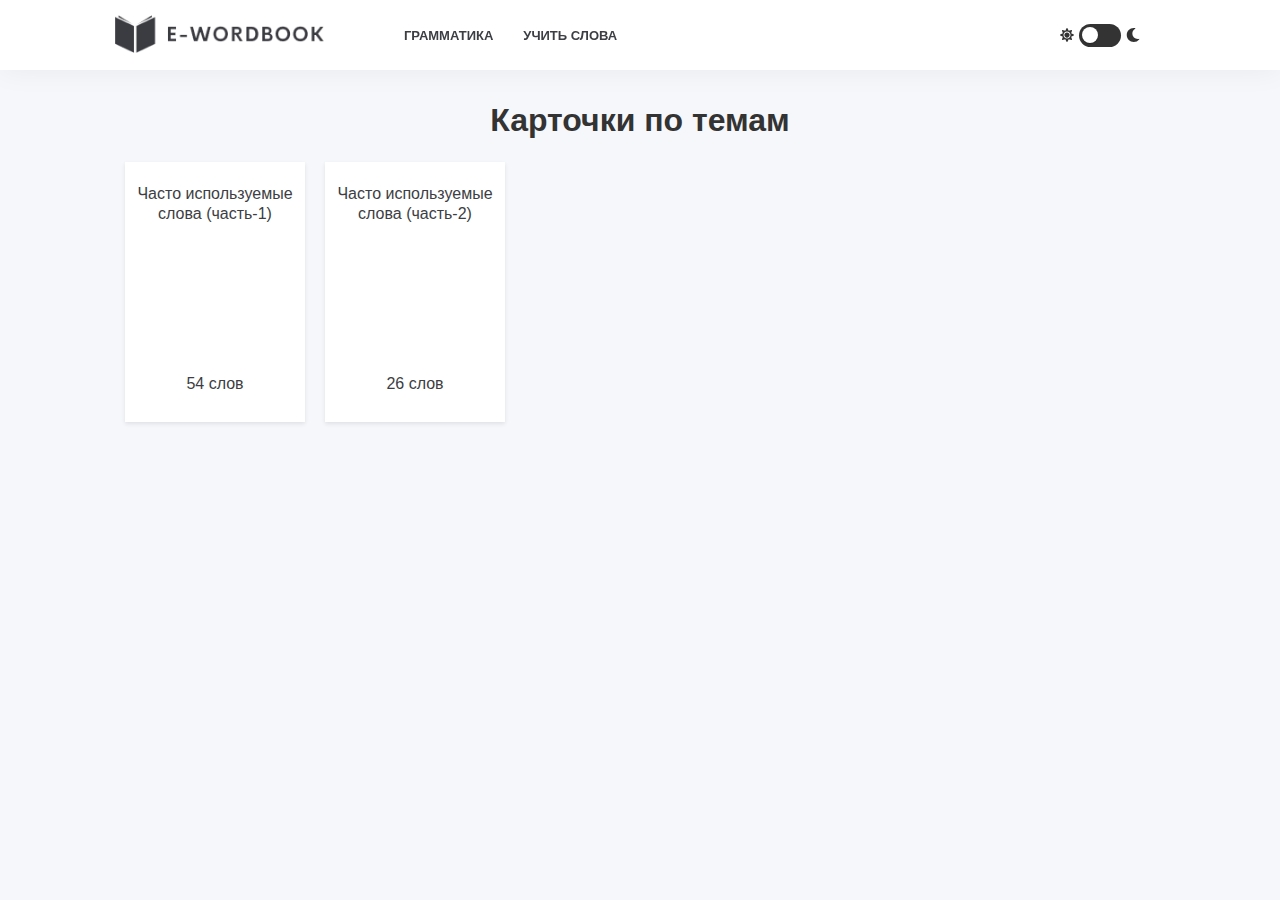
<file: cards.html>
<!DOCTYPE html>
<html lang="ru">
  <head>
    <meta charset="UTF-8" />
    <meta http-equiv="X-UA-Compatible" content="IE=edge" />
    <meta name="viewport" content="width=device-width, initial-scale=1.0" />
    <!-- CSS only -->
    <link rel="stylesheet" href="./css/main.css" />
    <title>Document</title>
  </head>

  <body class="body">
    <header class="header">
      <nav class="header__nav">
        <div class="header__menu">
          <a class="header__logo-link" href="./index.html"> </a>
          <ul class="header__menu-list">
            <li class="header__menu-item">
              <a class="header__menu-link" href="./grammar.html">Грамматика</a>
            </li>
            <li class="header__menu-item">
              <a class="header__menu-link" href="./cards.html">Учить слова</a>
            </li>
          </ul>
        </div>
        <div class="header__menu-icon">
          <ul class="header__list-icon">
            <li class="header__item-icon">
              <div class="theme-switch">
                <svg
                  class="theme-switch__icon"
                  role="img"
                  aria-label="Иконка солнца"
                >
                  <use href="./img/sprite.svg#sun"></use>
                </svg>

                <div class="theme-switch__control">
                  <input
                    class="theme-switch__toggle"
                    type="checkbox"
                    name="theme"
                    id="theme-switch-toggle"
                    aria-label="Переключить между тёмной и светлой темой"
                  />
                  <label
                    aria-hidden="true"
                    class="theme-switch__track"
                    for="theme-switch-toggle"
                  >
                  </label>
                  <div aria-hidden="true" class="theme-switch__marker"></div>
                </div>

                <svg class="theme-switch__icon" aria-label="Иконка луны">
                  <use href="./img/sprite.svg#moon"></use>
                </svg>
              </div>
            </li>
            <li class="header__item-icon header__item-icon--burger">
              <button
                class="header__item-icon-btn btn-burger-js"
                type="button"
              ></button>
            </li>
          </ul>
        </div>
        <ul class="header__menu-mob header-menu-mob header-menu-mob-js">
          <li class="header-menu-mob__item">
            <a class="header-menu-mob__link" href="./cards.html">Учить слова</a>
          </li>
          <li class="header-menu-mob__item">
            <a href="#" class="header-menu-mob__link">Грамматика</a>
          </li>
        </ul>
      </nav>
    </header>

    <main class="main">
      <section class="cards-page">
        <div class="container">
          <h1 class="typography__h1 cards-page__title">Карточки по темам</h1>

          <ul class="cards-page-list">
            <li class="cards-page-list__item">
              <div class="components-cards components-cards--small">
                <a class="components-cards__link" href="./page-cards-1.html">
                  <p class="components-cards__title">
                    Часто используемые слова (часть-1)
                  </p>
                  <p class="components-cards__amount">54 слов</p>
                </a>
              </div>
            </li>
            <li class="cards-page-list__item">
              <div class="components-cards components-cards--small">
                <a class="components-cards__link" href="./page-cards-2.html">
                  <p class="components-cards__title">
                    Часто используемые слова (часть-2)
                  </p>
                  <p class="components-cards__amount">26 слов</p>
                </a>
              </div>
            </li>
          </ul>
        </div>
      </section>
    </main>

    <script type="module" src="./js/index.js"></script>
    <script src="./data/data.js"></script>
  </body>
</html>
</file>
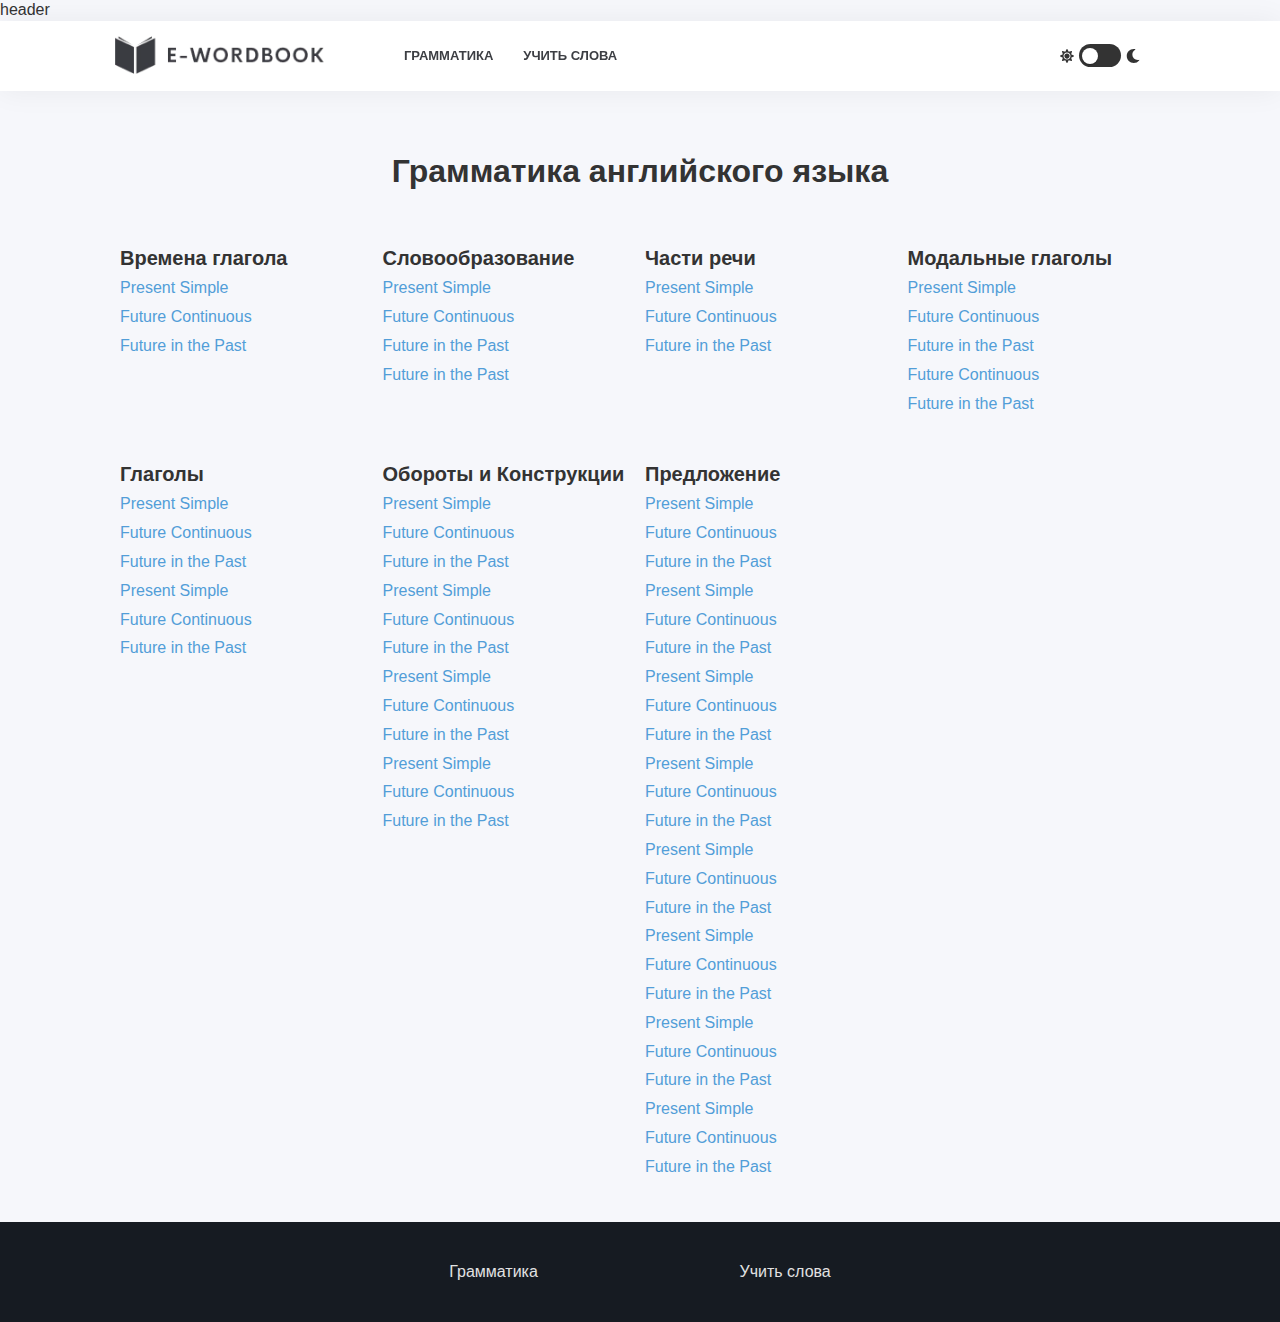
<file: grammar.html>
<!DOCTYPE html>header
<html lang="ru">

<head>
    <meta charset="UTF-8" />
    <meta http-equiv="X-UA-Compatible" content="IE=edge" />
    <meta name="viewport" content="width=device-width, initial-scale=1.0" />
    <!-- CSS only -->
    <link rel="stylesheet" href="./css/main.css" />
    <link rel="shortcut icon" type="favicon/png" href="./img/favicon.png" />
    <title>WORDBOOK</title>
</head>

<body class="body">
    <header class="header">
        <nav class="header__nav">
            <div class="header__menu">
                <a class="header__logo-link" href="./index.html"> </a>
                <ul class="header__menu-list">
                    <li class="header__menu-item">
                        <a class="header__menu-link" href="./grammar.html">Грамматика</a>
                    </li>
                    <li class="header__menu-item">
                        <a class="header__menu-link" href="./cards.html">Учить слова</a>
                    </li>
                </ul>
            </div>
            <div class="header__menu-icon">
                <ul class="header__list-icon">
                    <li class="header__item-icon">
                        <div class="theme-switch">
                            <svg class="theme-switch__icon" role="img" aria-label="Иконка солнца">
                                <use href="./img/sprite.svg#sun"></use>
                            </svg>

                            <div class="theme-switch__control">
                                <input class="theme-switch__toggle" type="checkbox" name="theme"
                                    id="theme-switch-toggle" aria-label="Переключить между тёмной и светлой темой" />
                                <label aria-hidden="true" class="theme-switch__track" for="theme-switch-toggle">
                                </label>
                                <div aria-hidden="true" class="theme-switch__marker"></div>
                            </div>

                            <svg class="theme-switch__icon" aria-label="Иконка луны">
                                <use href="./img/sprite.svg#moon"></use>
                            </svg>
                        </div>
                    </li>
                    <li class="header__item-icon header__item-icon--burger">
                        <button class="header__item-icon-btn  btn-burger-js" type="button"></button>
                    </li>
                </ul>
            </div>
            <ul class="header__menu-mob header-menu-mob header-menu-mob-js">
                <li class="header-menu-mob__item">
                    <a class="header-menu-mob__link" href="./cards.html">Учить слова</a>
                </li>
                <li class="header-menu-mob__item">
                    <a href="#" class="header-menu-mob__link">Грамматика</a>
                </li>
            </ul>
        </nav>
    </header>
    <main class="main">
        <section class="grammar">
            <div class="container">
                <h1 class="grammar__title typography__h1">Грамматика английского языка</h1>
                <ul class="grammar__list-title">
                    <li class="grammar__item-title">
                        <h2 class="grammar__text-title typography__h3">Времена глагола</h2>
                        <ul class="grammar__list-links grammar-list-links">
                            <li class="grammar-list-links__item">
                                <a href="" class="grammar-list-links__link">Present Simple</a>
                            </li>
                            <li class="grammar-list-links__item">
                                <a href="" class="grammar-list-links__link">Future Continuous</a>
                            </li>
                            <li class="grammar-list-links__item">
                                <a href="" class="grammar-list-links__link">Future in the Past</a>
                            </li>
                        </ul>
                    </li>
                    <li class="grammar__item-title">
                        <h2 class="grammar__text-title typography__h3">Словообразование</h2>
                        <ul class="grammar__list-links grammar-list-links">
                            <li class="grammar-list-links__item">
                                <a href="" class="grammar-list-links__link">Present Simple</a>
                            </li>
                            <li class="grammar-list-links__item">
                                <a href="" class="grammar-list-links__link">Future Continuous</a>
                            </li>
                            <li class="grammar-list-links__item">
                                <a href="" class="grammar-list-links__link">Future in the Past</a>
                            </li>
                            <li class="grammar-list-links__item">
                                <a href="" class="grammar-list-links__link">Future in the Past</a>
                            </li>
                        </ul>
                    </li>
                    <li class="grammar__item-title">
                        <h2 class="grammar__text-title typography__h3">Части речи</h2>
                        <ul class="grammar__list-links grammar-list-links">
                            <li class="grammar-list-links__item">
                                <a href="" class="grammar-list-links__link">Present Simple</a>
                            </li>
                            <li class="grammar-list-links__item">
                                <a href="" class="grammar-list-links__link">Future Continuous</a>
                            </li>
                            <li class="grammar-list-links__item">
                                <a href="" class="grammar-list-links__link">Future in the Past</a>
                            </li>
                        </ul>
                    </li>
                    <li class="grammar__item-title">
                        <h2 class="grammar__text-title typography__h3">Модальные глаголы</h2>
                        <ul class="grammar__list-links grammar-list-links">
                            <li class="grammar-list-links__item">
                                <a href="" class="grammar-list-links__link">Present Simple</a>
                            </li>
                            <li class="grammar-list-links__item">
                                <a href="" class="grammar-list-links__link">Future Continuous</a>
                            </li>
                            <li class="grammar-list-links__item">
                                <a href="" class="grammar-list-links__link">Future in the Past</a>
                            </li>
                            <li class="grammar-list-links__item">
                                <a href="" class="grammar-list-links__link">Future Continuous</a>
                            </li>
                            <li class="grammar-list-links__item">
                                <a href="" class="grammar-list-links__link">Future in the Past</a>
                            </li>
                        </ul>
                    </li>
                    <li class="grammar__item-title">
                        <h2 class="grammar__text-title typography__h3">Глаголы</h2>
                        <ul class="grammar__list-links grammar-list-links">
                            <li class="grammar-list-links__item">
                                <a href="" class="grammar-list-links__link">Present Simple</a>
                            </li>
                            <li class="grammar-list-links__item">
                                <a href="" class="grammar-list-links__link">Future Continuous</a>
                            </li>
                            <li class="grammar-list-links__item">
                                <a href="" class="grammar-list-links__link">Future in the Past</a>
                            </li>
                            <li class="grammar-list-links__item">
                                <a href="" class="grammar-list-links__link">Present Simple</a>
                            </li>
                            <li class="grammar-list-links__item">
                                <a href="" class="grammar-list-links__link">Future Continuous</a>
                            </li>
                            <li class="grammar-list-links__item">
                                <a href="" class="grammar-list-links__link">Future in the Past</a>
                            </li>
                        </ul>
                    </li>
                    <li class="grammar__item-title">
                        <h2 class="grammar__text-title typography__h3">Обороты и Конструкции</h2>
                        <ul class="grammar__list-links grammar-list-links">
                            <li class="grammar-list-links__item">
                                <a href="" class="grammar-list-links__link">Present Simple</a>
                            </li>
                            <li class="grammar-list-links__item">
                                <a href="" class="grammar-list-links__link">Future Continuous</a>
                            </li>
                            <li class="grammar-list-links__item">
                                <a href="" class="grammar-list-links__link">Future in the Past</a>
                            </li>
                            <li class="grammar-list-links__item">
                                <a href="" class="grammar-list-links__link">Present Simple</a>
                            </li>
                            <li class="grammar-list-links__item">
                                <a href="" class="grammar-list-links__link">Future Continuous</a>
                            </li>
                            <li class="grammar-list-links__item">
                                <a href="" class="grammar-list-links__link">Future in the Past</a>
                            </li>
                            <li class="grammar-list-links__item">
                                <a href="" class="grammar-list-links__link">Present Simple</a>
                            </li>
                            <li class="grammar-list-links__item">
                                <a href="" class="grammar-list-links__link">Future Continuous</a>
                            </li>
                            <li class="grammar-list-links__item">
                                <a href="" class="grammar-list-links__link">Future in the Past</a>
                            </li>
                            <li class="grammar-list-links__item">
                                <a href="" class="grammar-list-links__link">Present Simple</a>
                            </li>
                            <li class="grammar-list-links__item">
                                <a href="" class="grammar-list-links__link">Future Continuous</a>
                            </li>
                            <li class="grammar-list-links__item">
                                <a href="" class="grammar-list-links__link">Future in the Past</a>
                            </li>
                        </ul>

                    </li>
                    <li class="grammar__item-title">
                        <h2 class="grammar__text-title typography__h3">Предложение</h2>
                        <ul class="grammar__list-links grammar-list-links">
                            <li class="grammar-list-links__item">
                                <a href="" class="grammar-list-links__link">Present Simple</a>
                            </li>
                            <li class="grammar-list-links__item">
                                <a href="" class="grammar-list-links__link">Future Continuous</a>
                            </li>
                            <li class="grammar-list-links__item">
                                <a href="" class="grammar-list-links__link">Future in the Past</a>
                            </li>
                            <li class="grammar-list-links__item">
                                <a href="" class="grammar-list-links__link">Present Simple</a>
                            </li>
                            <li class="grammar-list-links__item">
                                <a href="" class="grammar-list-links__link">Future Continuous</a>
                            </li>
                            <li class="grammar-list-links__item">
                                <a href="" class="grammar-list-links__link">Future in the Past</a>
                            </li>
                            <li class="grammar-list-links__item">
                                <a href="" class="grammar-list-links__link">Present Simple</a>
                            </li>
                            <li class="grammar-list-links__item">
                                <a href="" class="grammar-list-links__link">Future Continuous</a>
                            </li>
                            <li class="grammar-list-links__item">
                                <a href="" class="grammar-list-links__link">Future in the Past</a>
                            </li>
                            <li class="grammar-list-links__item">
                                <a href="" class="grammar-list-links__link">Present Simple</a>
                            </li>
                            <li class="grammar-list-links__item">
                                <a href="" class="grammar-list-links__link">Future Continuous</a>
                            </li>
                            <li class="grammar-list-links__item">
                                <a href="" class="grammar-list-links__link">Future in the Past</a>
                            </li>
                        </ul>
                        <ul class="grammar__list-links grammar-list-links">
                            <li class="grammar-list-links__item">
                                <a href="" class="grammar-list-links__link">Present Simple</a>
                            </li>
                            <li class="grammar-list-links__item">
                                <a href="" class="grammar-list-links__link">Future Continuous</a>
                            </li>
                            <li class="grammar-list-links__item">
                                <a href="" class="grammar-list-links__link">Future in the Past</a>
                            </li>
                            <li class="grammar-list-links__item">
                                <a href="" class="grammar-list-links__link">Present Simple</a>
                            </li>
                            <li class="grammar-list-links__item">
                                <a href="" class="grammar-list-links__link">Future Continuous</a>
                            </li>
                            <li class="grammar-list-links__item">
                                <a href="" class="grammar-list-links__link">Future in the Past</a>
                            </li>
                            <li class="grammar-list-links__item">
                                <a href="" class="grammar-list-links__link">Present Simple</a>
                            </li>
                            <li class="grammar-list-links__item">
                                <a href="" class="grammar-list-links__link">Future Continuous</a>
                            </li>
                            <li class="grammar-list-links__item">
                                <a href="" class="grammar-list-links__link">Future in the Past</a>
                            </li>
                            <li class="grammar-list-links__item">
                                <a href="" class="grammar-list-links__link">Present Simple</a>
                            </li>
                            <li class="grammar-list-links__item">
                                <a href="" class="grammar-list-links__link">Future Continuous</a>
                            </li>
                            <li class="grammar-list-links__item">
                                <a href="" class="grammar-list-links__link">Future in the Past</a>
                            </li>
                        </ul>
                    </li>
                </ul>
            </div>
        </section>



    </main>

    <footer>
        <div class="footer">
            <div class="footer__container">

                <ul class="footer__list footer-list">
                    <li class="footer-list__item">
                        <a class="footer-list__link" href="">Грамматика</a>
                    </li>

                    <li class="footer-list__item">
                        <a class="footer-list__link" href="./cards.html">Учить слова</a>
                    </li>
                </ul>
            </div>
    </footer>

    <script type="module" src="./js/index.js"></script>
</body>

</html>
</file>
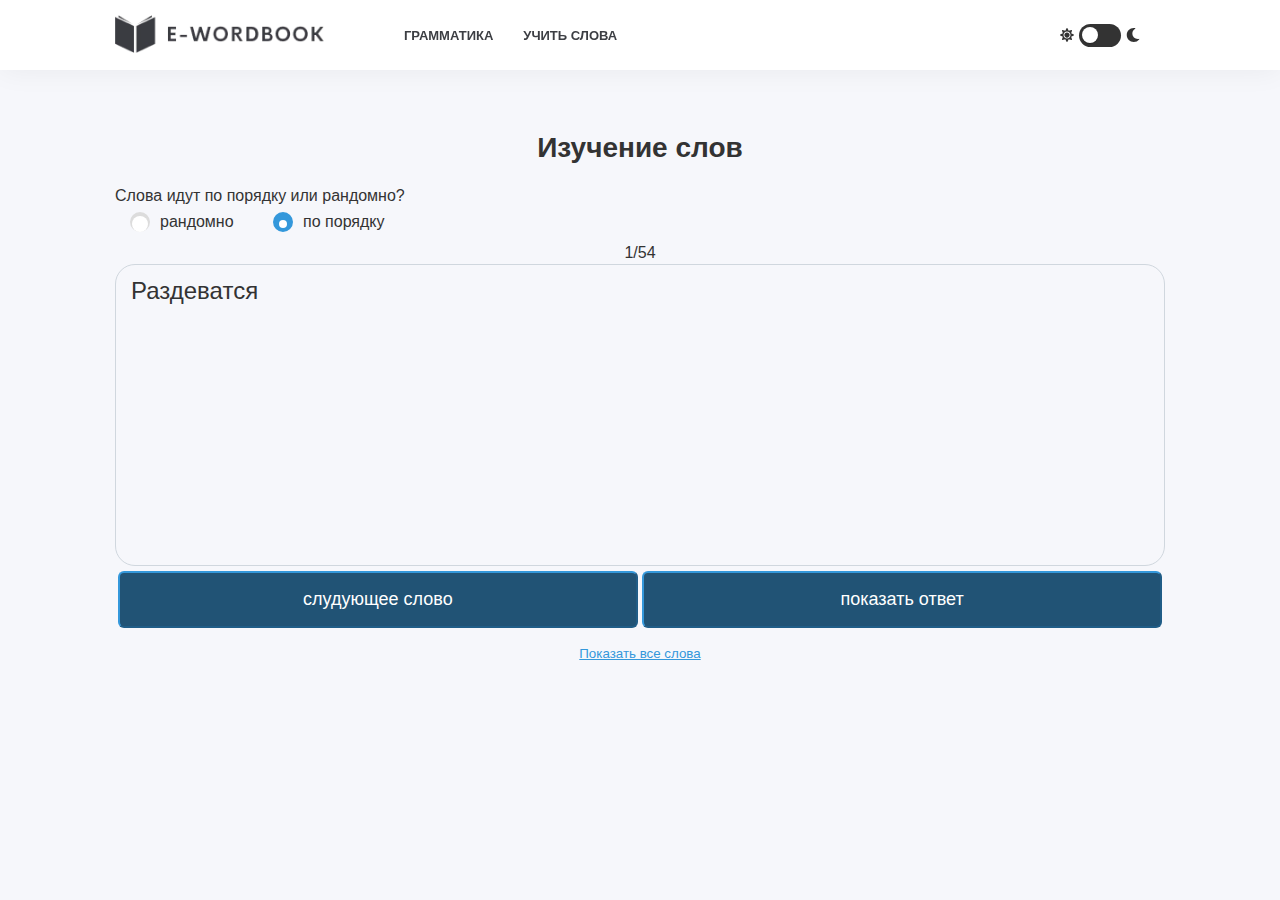
<file: page-cards-1.html>
<!DOCTYPE html>
<html lang="ru">
  <head>
    <meta charset="UTF-8" />
    <meta http-equiv="X-UA-Compatible" content="IE=edge" />
    <meta name="viewport" content="width=device-width, initial-scale=1.0" />
    <!-- CSS only -->
    <link rel="stylesheet" href="./css/main.css" />
    <link rel="shortcut icon" type="favicon/png" href="./img/favicon.png" />
    <title>E-WORDBOOK</title>
  </head>

  <body class="body">
    <header class="header">
      <nav class="header__nav">
        <div class="header__menu">
          <a class="header__logo-link" href="./index.html"> </a>
          <ul class="header__menu-list">
            <li class="header__menu-item">
              <a class="header__menu-link" href="./grammar.html">Грамматика</a>
            </li>
            <li class="header__menu-item">
              <a class="header__menu-link" href="./cards.html">Учить слова</a>
            </li>
          </ul>
        </div>
        <div class="header__menu-icon">
          <ul class="header__list-icon">
            <li class="header__item-icon">
              <div class="theme-switch">
                <svg
                  class="theme-switch__icon"
                  role="img"
                  aria-label="Иконка солнца"
                >
                  <use href="./img/sprite.svg#sun"></use>
                </svg>

                <div class="theme-switch__control">
                  <input
                    class="theme-switch__toggle"
                    type="checkbox"
                    name="theme"
                    id="theme-switch-toggle"
                    aria-label="Переключить между тёмной и светлой темой"
                  />
                  <label
                    aria-hidden="true"
                    class="theme-switch__track"
                    for="theme-switch-toggle"
                  >
                  </label>
                  <div aria-hidden="true" class="theme-switch__marker"></div>
                </div>

                <svg class="theme-switch__icon" aria-label="Иконка луны">
                  <use href="./img/sprite.svg#moon"></use>
                </svg>
              </div>
            </li>
            <li class="header__item-icon header__item-icon--burger">
              <button
                class="header__item-icon-btn btn-burger-js"
                type="button"
              ></button>
            </li>
          </ul>
        </div>
        <ul class="header__menu-mob header-menu-mob header-menu-mob-js">
          <li class="header-menu-mob__item">
            <a class="header-menu-mob__link" href="./cards.html">Учить слова</a>
          </li>
          <li class="header-menu-mob__item">
            <a href="#" class="header-menu-mob__link">Грамматика</a>
          </li>
        </ul>
      </nav>
    </header>

    <main class="main">
      <section class="words-page">
        <div class="container">
          <div class="components-training__wrapper">
            <h1 class="components-training__title typography__h2">
              Изучение слов
            </h1>
            <p class="components-training__subtitle">
              Слова идут по порядку или рандомно?
            </p>
            <form class="components-training__form">
              <div class="components-training__input-wrapper">
                <input
                  class="components-training__input components-training__input--first"
                  id="random"
                  type="radio"
                  name="question"
                  value="random"
                />
                <label class="components-training__label" for="random">
                  рандомно
                </label>
              </div>
              <div class="components-training__input-wrapper">
                <input
                  class="components-training__input components-training__input--second"
                  type="radio"
                  name="question"
                  value="in-order"
                  id="in-order"
                  checked
                />
                <label class="components-training__label" for="in-order">
                  по порядку
                </label>
              </div>
            </form>
            <p class="components-training__word-count word-count-js">1/20</p>
            <div class="components-training__screen-wrapper">
              <div class="components-training__screen screen-js"></div>
              <div class="components-training__screen screen2-js"></div>
            </div>
            <div class="components__buttons components-training__btns">
              <button
                class="components__button components__button--training button btn-next-word-js"
              >
                слудующее слово
              </button>
              <button
                disabled
                class="components__button components__button--training btn-show-answer-js"
              >
                показать ответ
              </button>
              <button
                class="components__button components__button--show-words show-all-words-js"
                type="button"
              >
                Показать все слова
              </button>
            </div>
            <ul
              class="components-training__list-all-words list-all-words-js"
            ></ul>
          </div>
        </div>
      </section>
    </main>

    <script src="./data/data.js"></script>
    <script type="module" src="./js/index.js"></script>
    <script type="module" src="./js/words.js"></script>
  </body>
</html>
</file>
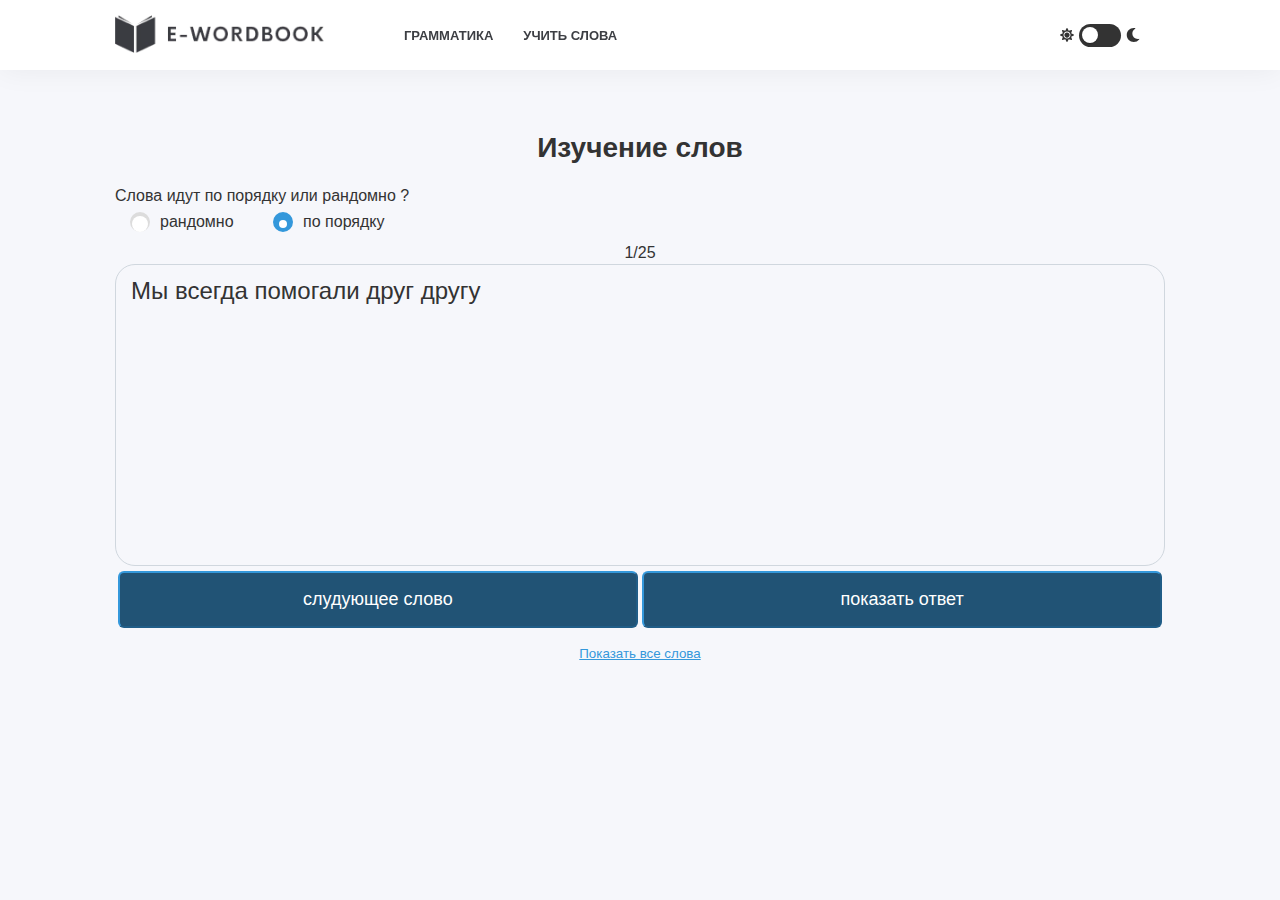
<file: page-cards-2.html>
<!DOCTYPE html>
<html lang="ru">
  <head>
    <meta charset="UTF-8" />
    <meta http-equiv="X-UA-Compatible" content="IE=edge" />
    <meta name="viewport" content="width=device-width, initial-scale=1.0" />
    <!-- CSS only -->
    <link rel="stylesheet" href="./css/main.css" />
    <link rel="shortcut icon" type="favicon/png" href="./img/favicon.png" />
    <title>E-WORDBOOK</title>
  </head>

  <body class="body">
    <header class="header">
      <nav class="header__nav">
        <div class="header__menu">
          <a class="header__logo-link" href="./index.html"> </a>
          <ul class="header__menu-list">
            <li class="header__menu-item">
              <a class="header__menu-link" href="./grammar.html">Грамматика</a>
            </li>
            <li class="header__menu-item">
              <a class="header__menu-link" href="./cards.html">Учить слова</a>
            </li>
          </ul>
        </div>
        <div class="header__menu-icon">
          <ul class="header__list-icon">
            <li class="header__item-icon">
              <div class="theme-switch">
                <svg
                  class="theme-switch__icon"
                  role="img"
                  aria-label="Иконка солнца"
                >
                  <use href="./img/sprite.svg#sun"></use>
                </svg>

                <div class="theme-switch__control">
                  <input
                    class="theme-switch__toggle"
                    type="checkbox"
                    name="theme"
                    id="theme-switch-toggle"
                    aria-label="Переключить между тёмной и светлой темой"
                  />
                  <label
                    aria-hidden="true"
                    class="theme-switch__track"
                    for="theme-switch-toggle"
                  >
                  </label>
                  <div aria-hidden="true" class="theme-switch__marker"></div>
                </div>

                <svg class="theme-switch__icon" aria-label="Иконка луны">
                  <use href="./img/sprite.svg#moon"></use>
                </svg>
              </div>
            </li>
            <li class="header__item-icon header__item-icon--burger">
              <button
                class="header__item-icon-btn btn-burger-js"
                type="button"
              ></button>
            </li>
          </ul>
        </div>
        <ul class="header__menu-mob header-menu-mob header-menu-mob-js">
          <li class="header-menu-mob__item">
            <a class="header-menu-mob__link" href="./cards.html">Учить слова</a>
          </li>
          <li class="header-menu-mob__item">
            <a href="#" class="header-menu-mob__link">Грамматика</a>
          </li>
        </ul>
      </nav>
    </header>

    <main class="main">
      <section class="words-page">
        <div class="container">
          <div class="components-training__wrapper">
            <h1 class="components-training__title typography__h2">
              Изучение слов
            </h1>
            <p class="components-training__subtitle">
              Слова идут по порядку или рандомно ?
            </p>
            <form class="components-training__form">
              <div class="components-training__input-wrapper">
                <input
                  class="components-training__input components-training__input--first"
                  id="random"
                  type="radio"
                  name="question"
                  value="random"
                />
                <label class="components-training__label" for="random">
                  рандомно
                </label>
              </div>
              <div class="components-training__input-wrapper">
                <input
                  class="components-training__input components-training__input--second"
                  type="radio"
                  name="question"
                  value="in-order"
                  id="in-order"
                  checked
                />
                <label class="components-training__label" for="in-order">
                  по порядку
                </label>
              </div>
            </form>
            <p class="components-training__word-count word-count-js">1/20</p>
            <div class="components-training__screen-wrapper">
              <div class="components-training__screen screen-js"></div>
              <div class="components-training__screen screen2-js"></div>
            </div>
            <div class="components__buttons components-training__btns">
              <button
                class="components__button components__button--training button btn-next-word-js"
              >
                слудующее слово
              </button>
              <button
                disabled
                class="components__button components__button--training btn-show-answer-js"
              >
                показать ответ
              </button>
              <button
                class="components__button components__button--show-words show-all-words-js"
                type="button"
              >
                Показать все слова
              </button>
            </div>
            <ul
              class="components-training__list-all-words list-all-words-js"
            ></ul>
          </div>
        </div>
      </section>
    </main>

    <script src="./data/data.js"></script>
    <script type="module" src="./js/index.js"></script>
    <script type="module" src="./js/words.js"></script>
  </body>
</html>
</file>
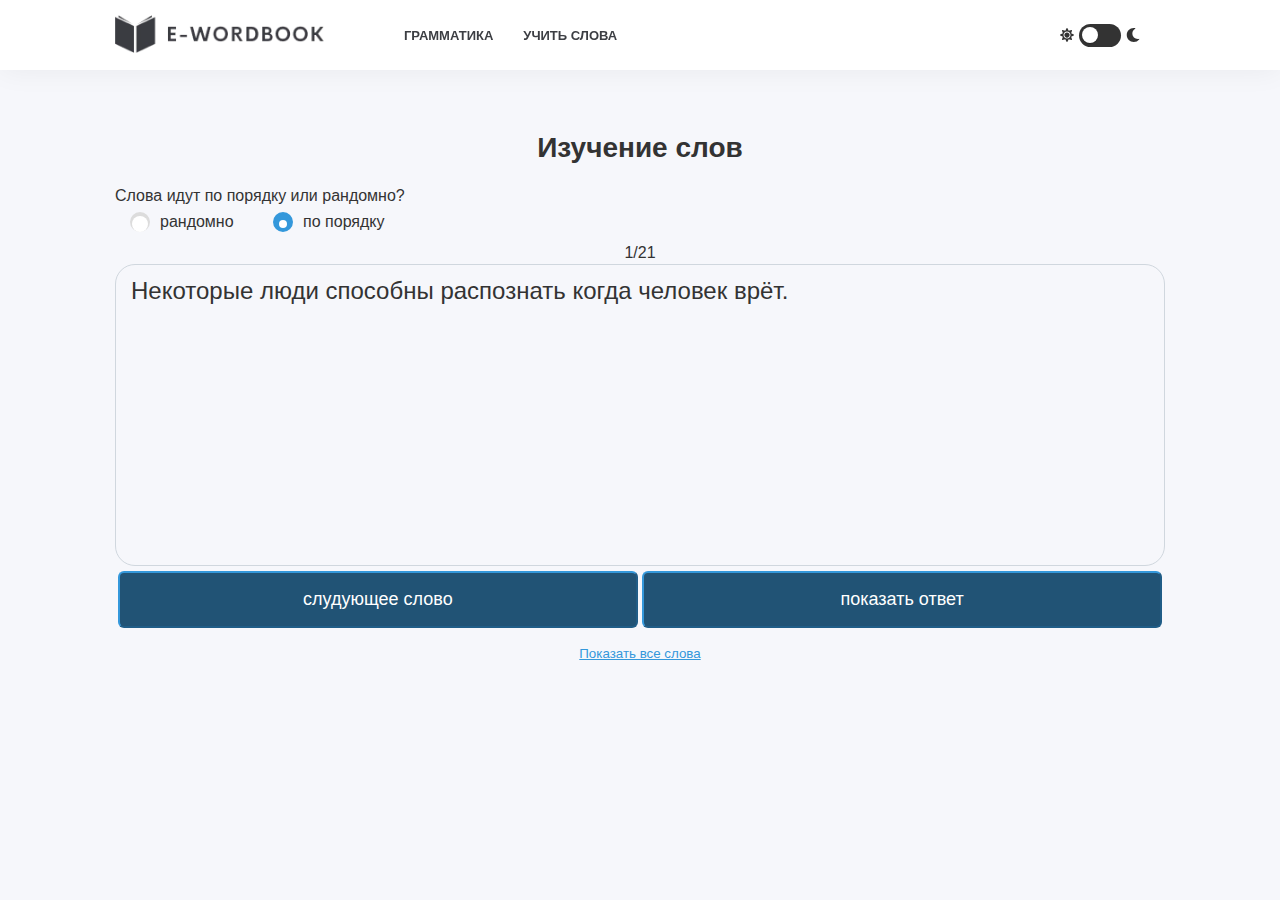
<file: page-cards-3.html>
<!DOCTYPE html>
<html lang="ru">
<head>
    <meta charset="UTF-8" />
    <meta http-equiv="X-UA-Compatible" content="IE=edge" />
    <meta name="viewport" content="width=device-width, initial-scale=1.0" />
    <!-- CSS only -->
    <link rel="stylesheet" href="./css/main.css" />
    <link rel="shortcut icon" type="favicon/png" href="./img/favicon.png" />
    <title>E-WORDBOOK</title>
</head>

<body class="body">
<header class="header">
    <nav class="header__nav">
        <div class="header__menu">
            <a class="header__logo-link" href="./index.html"> </a>
            <ul class="header__menu-list">
                <li class="header__menu-item">
                    <a class="header__menu-link" href="./grammar.html">Грамматика</a>
                </li>
                <li class="header__menu-item">
                    <a class="header__menu-link" href="./cards.html">Учить слова</a>
                </li>
            </ul>
        </div>
        <div class="header__menu-icon">
            <ul class="header__list-icon">
                <li class="header__item-icon">
                    <div class="theme-switch">
                        <svg
                                class="theme-switch__icon"
                                role="img"
                                aria-label="Иконка солнца"
                        >
                            <use href="./img/sprite.svg#sun"></use>
                        </svg>

                        <div class="theme-switch__control">
                            <input
                                    class="theme-switch__toggle"
                                    type="checkbox"
                                    name="theme"
                                    id="theme-switch-toggle"
                                    aria-label="Переключить между тёмной и светлой темой"
                            />
                            <label
                                    aria-hidden="true"
                                    class="theme-switch__track"
                                    for="theme-switch-toggle"
                            >
                            </label>
                            <div aria-hidden="true" class="theme-switch__marker"></div>
                        </div>

                        <svg class="theme-switch__icon" aria-label="Иконка луны">
                            <use href="./img/sprite.svg#moon"></use>
                        </svg>
                    </div>
                </li>
                <li class="header__item-icon header__item-icon--burger">
                    <button
                            class="header__item-icon-btn btn-burger-js"
                            type="button"
                    ></button>
                </li>
            </ul>
        </div>
        <ul class="header__menu-mob header-menu-mob header-menu-mob-js">
            <li class="header-menu-mob__item">
                <a class="header-menu-mob__link" href="./cards.html">Учить слова</a>
            </li>
            <li class="header-menu-mob__item">
                <a href="#" class="header-menu-mob__link">Грамматика</a>
            </li>
        </ul>
    </nav>
</header>

<main class="main">
    <section class="words-page">
        <div class="container">
            <div class="components-training__wrapper">
                <h1 class="components-training__title typography__h2">
                    Изучение слов
                </h1>
                <p class="components-training__subtitle">
                    Слова идут по порядку или рандомно?
                </p>
                <form class="components-training__form">
                    <div class="components-training__input-wrapper">
                        <input
                                class="components-training__input components-training__input--first"
                                id="random"
                                type="radio"
                                name="question"
                                value="random"
                        />
                        <label class="components-training__label" for="random">
                            рандомно
                        </label>
                    </div>
                    <div class="components-training__input-wrapper">
                        <input
                                class="components-training__input components-training__input--second"
                                type="radio"
                                name="question"
                                value="in-order"
                                id="in-order"
                                checked
                        />
                        <label class="components-training__label" for="in-order">
                            по порядку
                        </label>
                    </div>
                </form>
                <p class="components-training__word-count word-count-js">1/20</p>
                <div class="components-training__screen-wrapper">
                    <div class="components-training__screen screen-js"></div>
                    <div class="components-training__screen screen2-js"></div>
                </div>
                <div class="components__buttons components-training__btns">
                    <button
                            class="components__button components__button--training button btn-next-word-js"
                    >
                        слудующее слово
                    </button>
                    <button
                            disabled
                            class="components__button components__button--training btn-show-answer-js"
                    >
                        показать ответ
                    </button>
                    <button
                            class="components__button components__button--show-words show-all-words-js"
                            type="button"
                    >
                        Показать все слова
                    </button>
                </div>
                <ul
                        class="components-training__list-all-words list-all-words-js"
                ></ul>
            </div>
        </div>
    </section>
</main>

<script src="./data/data.js"></script>
<script type="module" src="./js/index.js"></script>
<script type="module" src="./js/words.js"></script>
</body>
</html>
</file>
<file: css/main.css>
@font-face {
  font-family: "Roboto", sans-serif;
  src: url("../fonts/Roboto-Bold.woff2") format("woff2"), url("../fonts/Roboto-Bold.woff") format("woff");
  font-style: normal;
  font-display: swap;
}
@font-face {
  font-family: "Roboto", sans-serif;
  src: url("../fonts/Roboto-Regular.woff2") format("woff2"), url("../fonts/Roboto-Regular.woff") format("woff");
  font-weight: normal;
  font-style: normal;
  font-display: swap;
}
@font-face {
  font-family: "BebasNeueBold";
  src: url("../fonts/BebasNeueBold.woff") format("woff"), url("../fonts/BebasNeueBold.woff2") format("woff2");
  font-weight: normal;
  font-style: normal;
}
* {
  -webkit-box-sizing: inherit;
          box-sizing: inherit;
}

html {
  -webkit-box-sizing: border-box;
          box-sizing: border-box;
  height: 100%;
}

body {
  font-family: "Roboto", sans-serif;
  margin: 0;
  height: 100%;
  line-height: 1.3;
}

.main {
  min-height: 100%;
  padding-bottom: 100px;
}

.body {
  background-color: #f6f7fb;
  color: #333333;
}
.body__no-scrol {
  overflow: hidden;
}

.body.dark-theme {
  background-color: #2a2c2d;
  color: #e2e2e2;
}

button:focus {
  outline: none;
}

a {
  text-decoration: none;
}

img {
  max-width: 100%;
}

h1,
h2,
h3,
h4,
p,
ul,
ol,
li {
  margin: 0;
  padding: 0;
}

li {
  list-style: none;
}

.components__buttons {
  text-align: center;
}
.components__button {
  cursor: pointer;
}
.components__button--training {
  width: 49.5%;
  font-size: 18px;
  padding-left: 45px;
  padding-right: 45px;
  padding-top: 16px;
  padding-bottom: 16px;
  border-radius: 6px;
  border-color: #3498db;
  color: #fff;
  background-color: #215375;
  -webkit-transition: 150ms;
  transition: 150ms;
}
@media screen and (max-width: 567px) {
  .components__button--training {
    font-size: 15px;
    padding-left: 5px;
    padding-right: 5px;
    padding-top: 15px;
    padding-bottom: 15px;
  }
}
.components__button--training:hover {
  background: #0f3046;
  -webkit-transition: 150ms;
  transition: 150ms;
}
.components__button--show-words {
  margin-top: 17px;
  display: block;
  text-decoration: underline;
  margin-left: auto;
  margin-right: auto;
  color: #3498db;
  background: none;
  border: none;
  -webkit-transition: 150ms;
  transition: 150ms;
}
.components__button--show-words:hover {
  text-decoration: none;
}
.components__button--create {
  width: 100px;
  display: block;
  font-size: 14px;
  margin-left: auto;
  padding: 8px;
  border-radius: 6px;
  border: none;
  color: #fff;
  background-color: #34be5b;
  -webkit-transition: 150ms;
  transition: 150ms;
  margin-left: auto;
}
@media screen and (max-width: 567px) {
  .components__button--create {
    position: absolute;
    bottom: -120px;
    right: 0;
  }
}
.components__button--create:hover {
  background: #30974d;
  -webkit-transition: 150ms;
  transition: 150ms;
}
.components__button--access {
  width: 90%;
  display: block;
  font-size: 16px;
  padding: 15px;
  border-radius: 6px;
  border: none;
  color: #fff;
  background-color: #34be5b;
  -webkit-transition: 150ms;
  transition: 150ms;
  margin-left: auto;
  margin-right: auto;
}
.components__button--access:hover {
  background: #30974d;
  -webkit-transition: 150ms;
  transition: 150ms;
}
.components__button--added-card {
  width: 300px;
  font-size: 16px;
  padding: 15px;
  border-radius: 6px;
  border-color: #3498db;
  color: #fff;
  background-color: #215375;
  -webkit-transition: 150ms;
  transition: 150ms;
}
@media screen and (max-width: 567px) {
  .components__button--added-card {
    font-size: 14px;
    padding: 10px;
    width: 100%;
  }
}
.components__button--added-card:hover {
  background: #0f3046;
  -webkit-transition: 150ms;
  transition: 150ms;
}
.components__button--disable {
  cursor: default;
  background-color: #bfbfbf;
}
.components__button--disable:hover {
  background-color: #bfbfbf;
}

.dark-theme .header {
  background-color: #161b22;
  color: #e2e2e2;
  -webkit-transition: cubic-bezier(0.075, 0.82, 0.165, 1);
  transition: cubic-bezier(0.075, 0.82, 0.165, 1);
}
.dark-theme .header__logo-link {
  background-color: #161b22;
  color: #e2e2e2;
}
.dark-theme .header__menu-link {
  color: #e2e2e2;
}
.dark-theme .header__menu-link::after {
  background-color: #d3d3d4;
}
.dark-theme .header__logo-link {
  background-image: url("../../img/logo7.png");
  background-repeat: no-repeat;
  display: block;
  background-size: contain;
}
.dark-theme .header__icon-user {
  border: 1px #e2e2e2 solid;
}
.dark-theme .header__icon-user--svg {
  fill: #e2e2e2;
}
.dark-theme .header__menu-mob,
.dark-theme .header-menu-mob__item--log,
.dark-theme .header-menu-mob__item--reg {
  background-color: #2a2c2d;
}
.dark-theme .header-menu-mob__link {
  color: #e2e2e2;
}
.dark-theme .header-menu-mob__item {
  border-bottom: 1px solid #383838;
}
.dark-theme .buy-access__item {
  background-color: #161b22;
}
.dark-theme .create-cards-page__textarea {
  color: #e2e2e2;
}

/* THEME SWITCH */
.theme-switch {
  display: -webkit-box;
  display: -ms-flexbox;
  display: flex;
  -webkit-box-align: center;
      -ms-flex-align: center;
          align-items: center;
}

.theme-switch__icon {
  color: currentColor;
  height: 14px;
  width: 24px;
}
@media screen and (max-width: 567px) {
  .theme-switch__icon {
    height: 10px;
    width: 14px;
  }
}

.theme-switch__control {
  display: -webkit-box;
  display: -ms-flexbox;
  display: flex;
  -webkit-box-align: center;
      -ms-flex-align: center;
          align-items: center;
  -ms-flex-negative: 0;
      flex-shrink: 0;
  position: relative;
  width: 42px;
  height: 23px;
  border-radius: 50em;
  padding: 3px 0;
}
@media screen and (max-width: 567px) {
  .theme-switch__control {
    width: 31px;
    height: 16px;
  }
}

.theme-switch__toggle {
  position: absolute;
  left: 0;
  top: 0;
  margin: 0;
  padding: 0;
  opacity: 0;
  height: 0;
  width: 0;
  pointer-events: none;
}

.theme-switch__track {
  position: absolute;
  left: 0;
  top: 0;
  width: 100%;
  height: 100%;
  color: transparent;
  -webkit-user-select: none;
     -moz-user-select: none;
      -ms-user-select: none;
          user-select: none;
  background-color: #333;
  border-radius: inherit;
  z-index: 1;
  cursor: pointer;
}

.theme-switch__marker {
  position: relative;
  background-color: #fff;
  width: 16px;
  height: 16px;
  border-radius: 50%;
  z-index: 2;
  pointer-events: none;
  -webkit-box-shadow: 0 1px 1px rgba(0, 0, 0, 0.25);
          box-shadow: 0 1px 1px rgba(0, 0, 0, 0.25);
  -webkit-transform: translateX(3px);
          transform: translateX(3px);
  -webkit-transition: -webkit-transform 250ms;
  transition: -webkit-transform 250ms;
  transition: transform 250ms;
  transition: transform 250ms, -webkit-transform 250ms;
}
@media screen and (max-width: 567px) {
  .theme-switch__marker {
    width: 10px;
    height: 10px;
  }
}

.theme-switch__toggle:checked + .theme-switch__track {
  background-color: #727376;
}

.theme-switch__toggle:checked ~ .theme-switch__marker {
  -webkit-transform: translateX(21px);
          transform: translateX(21px);
}
@media screen and (max-width: 567px) {
  .theme-switch__toggle:checked ~ .theme-switch__marker {
    -webkit-transform: translateX(19px);
            transform: translateX(19px);
  }
}

.container {
  max-width: 1080px;
  margin-left: auto;
  margin-right: auto;
  padding-left: 15px;
  padding-right: 15px;
}
@media screen and (min-width: 1919px) {
  .container {
    max-width: 1400px;
  }
}

.typography__h1 {
  text-align: center;
  font-size: 32px;
}
@media screen and (max-width: 567px) {
  .typography__h1 {
    font-size: 22px;
  }
}
.typography__h2 {
  text-align: center;
  font-size: 28px;
}
@media screen and (max-width: 567px) {
  .typography__h2 {
    font-size: 20px;
  }
}
.typography__h3 {
  font-size: 20px;
  font-weight: 700;
  line-height: 1.6;
}
.typography__bold {
  font-weight: 700;
}

.header {
  width: 100%;
  margin: 0 auto;
  -webkit-box-shadow: 0 0 30px rgba(0, 0, 0, 0.06);
          box-shadow: 0 0 30px rgba(0, 0, 0, 0.06);
  position: fixed;
  background: white;
  z-index: 10;
}
.header--fixed {
  position: fixed;
  -webkit-box-shadow: 0 0 30px rgba(0, 0, 0, 0.15);
          box-shadow: 0 0 30px rgba(0, 0, 0, 0.15);
  -webkit-transition: 250ms;
  transition: 250ms;
}
.header__nav {
  display: -webkit-box;
  display: -ms-flexbox;
  display: flex;
  position: relative;
  -webkit-box-pack: justify;
      -ms-flex-pack: justify;
          justify-content: space-between;
  -webkit-box-align: center;
      -ms-flex-align: center;
          align-items: center;
  max-width: 1080px;
  margin-left: auto;
  margin-right: auto;
  padding-left: 15px;
  padding-right: 15px;
}
@media screen and (min-width: 1919px) {
  .header__nav {
    max-width: 1400px;
  }
}
.header__menu {
  display: -webkit-box;
  display: -ms-flexbox;
  display: flex;
  -webkit-box-align: center;
      -ms-flex-align: center;
          align-items: center;
  height: 70px;
}
@media screen and (max-width: 567px) {
  .header__menu {
    height: 48px;
  }
}
.header__logo-link {
  color: #3c3e43;
  background-image: url("../img/logo6.png");
  background-repeat: no-repeat;
  width: 209px;
  height: 40px;
  display: block;
  background-size: contain;
  margin-right: 80px;
}
@media screen and (min-width: 1919px) {
  .header__logo-link {
    margin-right: 100px;
  }
}
@media screen and (max-width: 720px) {
  .header__logo-link {
    width: 157px;
    height: 26px;
    margin-right: 25px;
  }
}
@media screen and (max-width: 567px) {
  .header__logo-link {
    width: 134px;
    height: 24px;
  }
}
.header__menu-item:not(:last-child) {
  margin-right: 30px;
}
@media screen and (min-width: 1919px) {
  .header__menu-item:not(:last-child) {
    margin-right: 40px;
  }
}
@media screen and (max-width: 720px) {
  .header__menu-item:not(:last-child) {
    margin-right: 15px;
  }
}
.header__menu-link {
  color: #3c3e43;
  font-weight: 700;
  text-transform: uppercase;
  font-size: 13px;
  position: relative;
  -webkit-transition: 100ms;
  transition: 100ms;
  padding-top: 10px;
  padding-bottom: 10px;
}
.header__menu-link::after {
  content: "";
  margin-top: 10px;
  position: absolute;
  bottom: 0;
  left: 0;
  right: 0;
  height: 2px;
  -webkit-transform: scaleX(0);
          transform: scaleX(0);
  background: #333;
  -webkit-transition: 0.7s -webkit-transform cubic-bezier(0.06, 0.9, 0.28, 1);
  transition: 0.7s -webkit-transform cubic-bezier(0.06, 0.9, 0.28, 1);
  transition: 0.7s transform cubic-bezier(0.06, 0.9, 0.28, 1);
  transition: 0.7s transform cubic-bezier(0.06, 0.9, 0.28, 1), 0.7s -webkit-transform cubic-bezier(0.06, 0.9, 0.28, 1);
}
.header__menu-link:hover::after {
  -webkit-transform: scaleX(1);
          transform: scaleX(1);
}
.header__menu-list {
  display: -webkit-box;
  display: -ms-flexbox;
  display: flex;
  -webkit-box-align: center;
      -ms-flex-align: center;
          align-items: center;
  -webkit-box-pack: justify;
      -ms-flex-pack: justify;
          justify-content: space-between;
  -webkit-transition: 250ms;
  transition: 250ms;
}
@media screen and (max-width: 567px) {
  .header__menu-list {
    display: none;
  }
}
.header__list-icon {
  display: -webkit-box;
  display: -ms-flexbox;
  display: flex;
  -webkit-box-align: center;
      -ms-flex-align: center;
          align-items: center;
}
.header__item-icon:not(:last-child) {
  margin-right: 20px;
}
@media screen and (min-width: 1919px) {
  .header__item-icon:not(:last-child) {
    margin-right: 30px;
  }
}
@media screen and (max-width: 720px) {
  .header__item-icon:not(:last-child) {
    margin-right: 15px;
  }
}
@media screen and (max-width: 567px) {
  .header__item-icon:not(:last-child) {
    margin-right: 25px;
  }
}
.header__item-icon--user {
  padding-top: 4px;
}
@media screen and (max-width: 567px) {
  .header__item-icon--user {
    display: none;
  }
}
.header__item-icon--burger {
  display: none;
}
@media screen and (max-width: 567px) {
  .header__item-icon--burger {
    display: block;
  }
}
.header__item-icon-btn {
  width: 34px;
  height: 19px;
  border: none;
  border-bottom: 4px #225f9a solid;
  background-color: transparent;
  position: relative;
  -webkit-transition: 150ms;
  transition: 150ms;
  display: block;
}
.header__item-icon-btn::before {
  content: "";
  display: block;
  position: absolute;
  top: 0;
  left: 0;
  width: 34px;
  height: 4px;
  background-color: #225f9a;
  -webkit-transition: 250ms;
  transition: 250ms;
}
.header__item-icon-btn::after {
  content: "";
  display: block;
  position: absolute;
  top: 50%;
  left: -50%;
  -webkit-transform: translate(50%, 0%);
          transform: translate(50%, 0%);
  width: 34px;
  height: 4px;
  background-color: #225f9a;
  -webkit-transition: 250ms;
  transition: 250ms;
}
.header__item-icon-btn--active {
  border-bottom: 4px rgba(255, 255, 255, 0) solid;
  -webkit-transition: 150ms;
  transition: 150ms;
}
.header__item-icon-btn--active::after {
  rotate: 45deg;
  top: -4px;
  left: -11px;
  -webkit-transition: 250ms;
  transition: 250ms;
}
.header__item-icon-btn--active::before {
  rotate: -45deg;
  top: 8px;
  left: 0px;
  -webkit-transition: 250ms;
  transition: 250ms;
}
.header__item-link--user::after {
  display: none;
}
.header__item-link--user:hover .header__icon-user {
  background-color: rgba(111, 111, 151, 0.226);
}
.header__icon-user {
  width: 23px;
  height: 23px;
  border: 1px #3c3e43 solid;
  border-radius: 50%;
}
.header__icon-user--svg {
  fill: #3c3e43;
}

.header-menu-mob {
  display: none;
}
@media screen and (max-width: 567px) {
  .header-menu-mob {
    display: block;
    position: absolute;
    z-index: 20;
    background-color: rgb(255, 255, 255);
    top: 71px;
    width: 100%;
    -webkit-transition: 150ms;
    transition: 150ms;
    height: 100vh;
    text-align: center;
    right: -110%;
  }
  .header-menu-mob--active {
    -webkit-transition: 200ms;
    transition: 200ms;
    right: -100%;
    right: 0;
  }
}
.header-menu-mob__item {
  border-bottom: 1px solid #f1f2f7;
}
.header-menu-mob__item--log, .header-menu-mob__item--reg {
  background: #f7f7f7;
}
.header-menu-mob__link {
  display: block;
  color: #3c3e43;
  font-weight: 700;
  font-size: 18px;
  padding-top: 20px;
  padding-bottom: 20px;
}

.components-cards {
  width: 180px;
  height: 260px;
  -webkit-box-shadow: 0px 2px 4px 0px rgba(48, 53, 69, 0.11);
          box-shadow: 0px 2px 4px 0px rgba(48, 53, 69, 0.11);
  background: #fff;
  margin: 0 auto;
}
@media screen and (max-width: 567px) {
  .components-cards--small {
    width: 140px;
    height: 207px;
  }
}
.components-cards__link {
  color: #3c3e43;
  text-align: center;
  font-weight: 500;
  border: 2px solid transparent;
  height: 100%;
  display: block;
  display: -webkit-box;
  display: -ms-flexbox;
  display: flex;
  -webkit-box-orient: vertical;
  -webkit-box-direction: normal;
      -ms-flex-direction: column;
          flex-direction: column;
  -webkit-box-pack: justify;
      -ms-flex-pack: justify;
          justify-content: space-between;
  padding: 20px 6px 25px;
}
.components-cards__link:hover {
  border: 2px solid rgba(142, 98, 255, 0.3411764706);
  background-color: rgba(52, 82, 158, 0.2431372549);
  -webkit-transition: 100ms ease all;
  transition: 100ms ease all;
}

.components-cards-my-collection {
  position: relative;
}
.components-cards-my-collection__btns {
  position: absolute;
}
.components-cards-my-collection__edit-btn {
  position: absolute;
  bottom: 0;
  right: 30px;
}
.components-cards-my-collection__remove-btn {
  position: absolute;
  bottom: 0;
  right: 3px;
}
.components-cards-my-collection__edit-img, .components-cards-my-collection__remove-img {
  width: 23px;
  border: 1px solid transparent;
}
.components-cards-my-collection__edit-img:hover, .components-cards-my-collection__remove-img:hover {
  border: 1px solid rgba(142, 98, 255, 0.6196078431);
  width: 24px;
  -webkit-transition: 200ms;
  transition: 200ms;
}

.dark-theme .components-cards {
  -webkit-box-shadow: 0px 2px 4px 0px rgba(0, 0, 0, 0.46);
          box-shadow: 0px 2px 4px 0px rgba(0, 0, 0, 0.46);
  background: #161b22;
}
.dark-theme .components-cards__link {
  color: #e2e2e2;
}

@media screen and (max-width: 768px) {
  .components-training__wrapper {
    display: -webkit-box;
    display: -ms-flexbox;
    display: flex;
    -webkit-box-orient: vertical;
    -webkit-box-direction: normal;
        -ms-flex-direction: column;
            flex-direction: column;
    -ms-flex-pack: distribute;
        justify-content: space-around;
    padding-bottom: 90px;
  }
}
@media screen and (max-width: 567px) {
  .components-training__wrapper {
    padding-bottom: 20px;
  }
}
.components-training__title {
  margin-bottom: 20px;
}
@media screen and (max-width: 567px) {
  .components-training__title {
    margin-bottom: 15px;
  }
}
@media screen and (max-width: 567px) {
  .components-training__subtitle {
    font-size: 15px;
  }
}
.components-training__form {
  margin-bottom: 5px;
}
.components-training__word-count {
  text-align: center;
}
@media screen and (max-width: 567px) {
  .components-training__word-count {
    font-size: 12px;
  }
}
.components-training__screen-wrapper {
  border: 1px #d0d7de solid;
  border-radius: 20px;
  margin-bottom: 5px;
}
@media screen and (max-width: 567px) {
  .components-training__btns {
    display: -webkit-box;
    display: -ms-flexbox;
    display: flex;
    -ms-flex-wrap: wrap;
        flex-wrap: wrap;
  }
}
.components-training__screen {
  min-height: 150px;
  width: 100%;
  padding: 10px 15px;
  font-size: 24px;
}
@media screen and (max-width: 567px) {
  .components-training__screen {
    font-size: 19px;
  }
}
.components-training__list-all-words {
  display: -webkit-box;
  display: -ms-flexbox;
  display: flex;
  -ms-flex-wrap: wrap;
      flex-wrap: wrap;
}
.components-training__item {
  width: 50%;
  border-bottom: 2px #d0d7de solid;
  padding: 15px;
  min-height: 70px;
  display: -webkit-box;
  display: -ms-flexbox;
  display: flex;
  -webkit-box-align: center;
      -ms-flex-align: center;
          align-items: center;
}
.components-training__input-wrapper {
  display: inline-block;
  border-radius: 999px;
  margin: 5px;
}
.components-training__input {
  opacity: 0;
  position: absolute;
}
.components-training__label {
  border-radius: 9999px;
  padding: 3px 15px 3px 40px;
  cursor: pointer;
  position: relative;
  -webkit-transition: all 0.5s;
  transition: all 0.5s;
}
@media screen and (max-width: 567px) {
  .components-training__label {
    font-size: 15px;
  }
}
.components-training__label::before, .components-training__label::after {
  content: "";
  border-radius: 9999px;
  width: 16px;
  height: 16px;
  position: absolute;
  z-index: 1;
}
.components-training__label::before {
  background-color: #dcdcdc;
  border: 2px solid #dcdcdc;
  top: 2px;
  left: 10px;
  -webkit-transition: all 0.5s;
  transition: all 0.5s;
}
.components-training__label::after {
  background-color: #ffffff;
  top: 6px;
  left: 12px;
  -webkit-transition: all 0.15s;
  transition: all 0.15s;
  -webkit-transition-timing-function: ease-out;
          transition-timing-function: ease-out;
}
.components-training__label:hover {
  background-color: rgba(52, 152, 219, 0.1);
}
.components-training__label:hover::before {
  border: 2px solid #3498db;
}
.components-training__input:checked ~ .components-training__label::before {
  background-color: #3498db;
  border: 2px solid #3498db;
}
.components-training__input:checked ~ .components-training__label::after {
  width: 8px;
  height: 8px;
  top: 10px;
  left: 16px;
}

.dark-theme .components-training__screen-wrapper {
  border: 1px #404143 solid;
}
.dark-theme .components-training__item {
  border-bottom: 2px #404143 solid;
}

.splide__arrow {
  width: 40px !important;
  height: 40px !important;
}
.splide__arrow--prev {
  left: -45px !important;
}
.splide__arrow--next {
  right: -45px !important;
}
.splide__pagination {
  bottom: -10px !important;
}

.footer {
  background-color: #161b22;
  margin-top: -100px;
}
.footer__container {
  max-width: 1080px;
  margin-left: auto;
  margin-right: auto;
}
.footer__list {
  max-width: 785px;
  margin: 0 auto;
  padding-top: 40px;
  padding-bottom: 40px;
  display: -webkit-box;
  display: -ms-flexbox;
  display: flex;
  -webkit-box-pack: space-evenly;
      -ms-flex-pack: space-evenly;
          justify-content: space-evenly;
}
@media screen and (max-width: 567px) {
  .footer__list {
    -ms-flex-wrap: wrap;
        flex-wrap: wrap;
  }
}

.footer-list__link {
  color: #e2e2e2;
}
@media screen and (max-width: 567px) {
  .footer-list__item {
    width: 40%;
    margin-bottom: 15px;
    text-align: center;
  }
}

.main-page {
  padding-top: 130px;
  text-align: center;
}
@media screen and (max-width: 576px) {
  .main-page {
    padding-top: 100px;
  }
}
.main-page__title {
  margin-bottom: 30px;
}
.main-page__subtitle {
  margin-bottom: 70px;
}
.main-page__list {
  text-align: center;
  padding-left: 70px;
  padding-right: 70px;
  margin-bottom: 50px;
  position: relative;
}
@media screen and (max-width: 576px) {
  .main-page__list {
    padding-left: 50px;
    padding-right: 50px;
  }
}

.splide__slide {
  padding-top: 10px;
}

.cards-page {
  padding-top: 100px;
  padding-bottom: 20px;
}
.cards-page__title {
  margin-bottom: 10px;
}
.cards-page__subtitle {
  margin-bottom: 5px;
  margin-top: 5px;
}

.cards-page-list {
  display: -webkit-box;
  display: -ms-flexbox;
  display: flex;
  -ms-flex-wrap: wrap;
      flex-wrap: wrap;
  -webkit-box-pack: left;
      -ms-flex-pack: left;
          justify-content: left;
}
@media screen and (max-width: 567px) {
  .cards-page-list {
    -webkit-box-pack: center;
        -ms-flex-pack: center;
            justify-content: center;
  }
}
.cards-page-list__item {
  margin: 10px;
}
.cards-page-list__subtitle {
  text-align: center;
  color: rgb(5, 146, 5);
}
.cards-page-list__plus {
  font-size: 58px;
  display: block;
}

.words-page {
  padding-top: 130px;
}
@media screen and (max-width: 567px) {
  .words-page {
    padding-top: 90px;
  }
}

.create-cards-page {
  padding-top: 110px;
  padding-bottom: 200px;
}
.create-cards-page__title {
  font-size: 18px;
  margin-bottom: 40px;
  text-align: center;
}
.create-cards-page__form {
  width: 100%;
  position: relative;
}
@media screen and (max-width: 567px) {
  .create-cards-page__form {
    margin-bottom: 20px;
  }
}
.create-cards-page__group {
  position: relative;
  display: -webkit-box;
  display: -ms-flexbox;
  display: flex;
  -webkit-box-pack: justify;
      -ms-flex-pack: justify;
          justify-content: space-between;
  -ms-flex-wrap: wrap;
      flex-wrap: wrap;
}
.create-cards-page__label {
  width: 48%;
}
@media screen and (max-width: 567px) {
  .create-cards-page__label {
    width: 98%;
  }
}
.create-cards-page__textarea {
  font-family: "Roboto", sans-serif;
  background: none;
  color: #333333;
  font-size: 18px;
  padding: 1px 1px 1px 5px;
  display: block;
  border: none;
  border-radius: 0;
  border-bottom: 2px solid #8f8f8f;
  resize: none;
  position: relative;
  width: 100%;
  margin-top: 20px;
  margin-bottom: 25px;
}
.create-cards-page__textarea:focus {
  outline: none;
  border-bottom: 2px solid #8e62ff;
  -webkit-transition: 100ms ease all;
  transition: 100ms ease all;
}
.create-cards-page__textarea--title {
  width: 45%;
}
@media screen and (max-width: 893px) {
  .create-cards-page__textarea--title {
    width: 60%;
  }
}
@media screen and (max-width: 567px) {
  .create-cards-page__textarea--title {
    width: 97%;
  }
}

input:focus ~ .bar:before,
textarea:focus ~ .bar:before {
  width: 320px;
}

.bar {
  position: relative;
  display: block;
  width: 320px;
}

.bar:before {
  content: "";
  height: 2px;
  width: 0;
  bottom: 0px;
  position: absolute;
  background: #fff;
  -webkit-transition: 300ms ease all;
  transition: 300ms ease all;
  left: 0%;
}

.buy-access {
  padding-top: 180px;
  padding-bottom: 180px;
}
@media screen and (max-width: 860px) {
  .buy-access {
    padding-top: 90px;
    padding-bottom: 30px;
  }
}
.buy-access__list {
  display: -webkit-box;
  display: -ms-flexbox;
  display: flex;
  -webkit-box-pack: justify;
      -ms-flex-pack: justify;
          justify-content: space-between;
}
@media screen and (max-width: 860px) {
  .buy-access__list {
    -ms-flex-wrap: wrap;
        flex-wrap: wrap;
    -webkit-box-pack: center;
        -ms-flex-pack: center;
            justify-content: center;
  }
}
.buy-access__item {
  width: 24%;
  background-color: #ffffff;
  -webkit-box-shadow: 0px 2px 1px rgba(0, 0, 0, 0.2), 0px 1px 1px rgba(0, 0, 0, 0.14), 0px 1px 3px rgba(0, 0, 0, 0.12);
          box-shadow: 0px 2px 1px rgba(0, 0, 0, 0.2), 0px 1px 1px rgba(0, 0, 0, 0.14), 0px 1px 3px rgba(0, 0, 0, 0.12);
  border-radius: 8px;
  padding: 10px;
  display: -webkit-box;
  display: -ms-flexbox;
  display: flex;
  -webkit-box-orient: vertical;
  -webkit-box-direction: normal;
      -ms-flex-direction: column;
          flex-direction: column;
  -webkit-box-pack: justify;
      -ms-flex-pack: justify;
          justify-content: space-between;
}
@media screen and (max-width: 860px) {
  .buy-access__item {
    width: 250px;
    margin: 15px;
  }
}

.buy-access-item__title {
  text-align: center;
  font-size: 18px;
  margin-bottom: 40px;
}
.buy-access-item__text {
  text-align: center;
  font-size: 14px;
  margin-bottom: 20px;
}

.grammar {
  padding-top: 130px;
}
@media screen and (max-width: 860px) {
  .grammar {
    padding-top: 105px;
  }
}
@media screen and (max-width: 576px) {
  .grammar {
    padding-top: 90px;
  }
}
.grammar__title {
  margin-bottom: 50px;
}
@media screen and (max-width: 576px) {
  .grammar__title {
    margin-bottom: 25px;
  }
}
.grammar__list-title {
  display: -webkit-box;
  display: -ms-flexbox;
  display: flex;
  -ms-flex-wrap: wrap;
      flex-wrap: wrap;
}
.grammar__item-title {
  width: 25%;
  padding-left: 5px;
  padding-right: 5px;
  margin-bottom: 40px;
}
@media screen and (max-width: 860px) {
  .grammar__item-title {
    width: 50%;
  }
}
@media screen and (max-width: 576px) {
  .grammar__item-title {
    width: 100%;
  }
}

.grammar-list-links__item {
  padding-top: 4px;
  padding-bottom: 4px;
}
.grammar-list-links__link {
  color: #529ed8;
  font-size: 16px;
}
</file>
